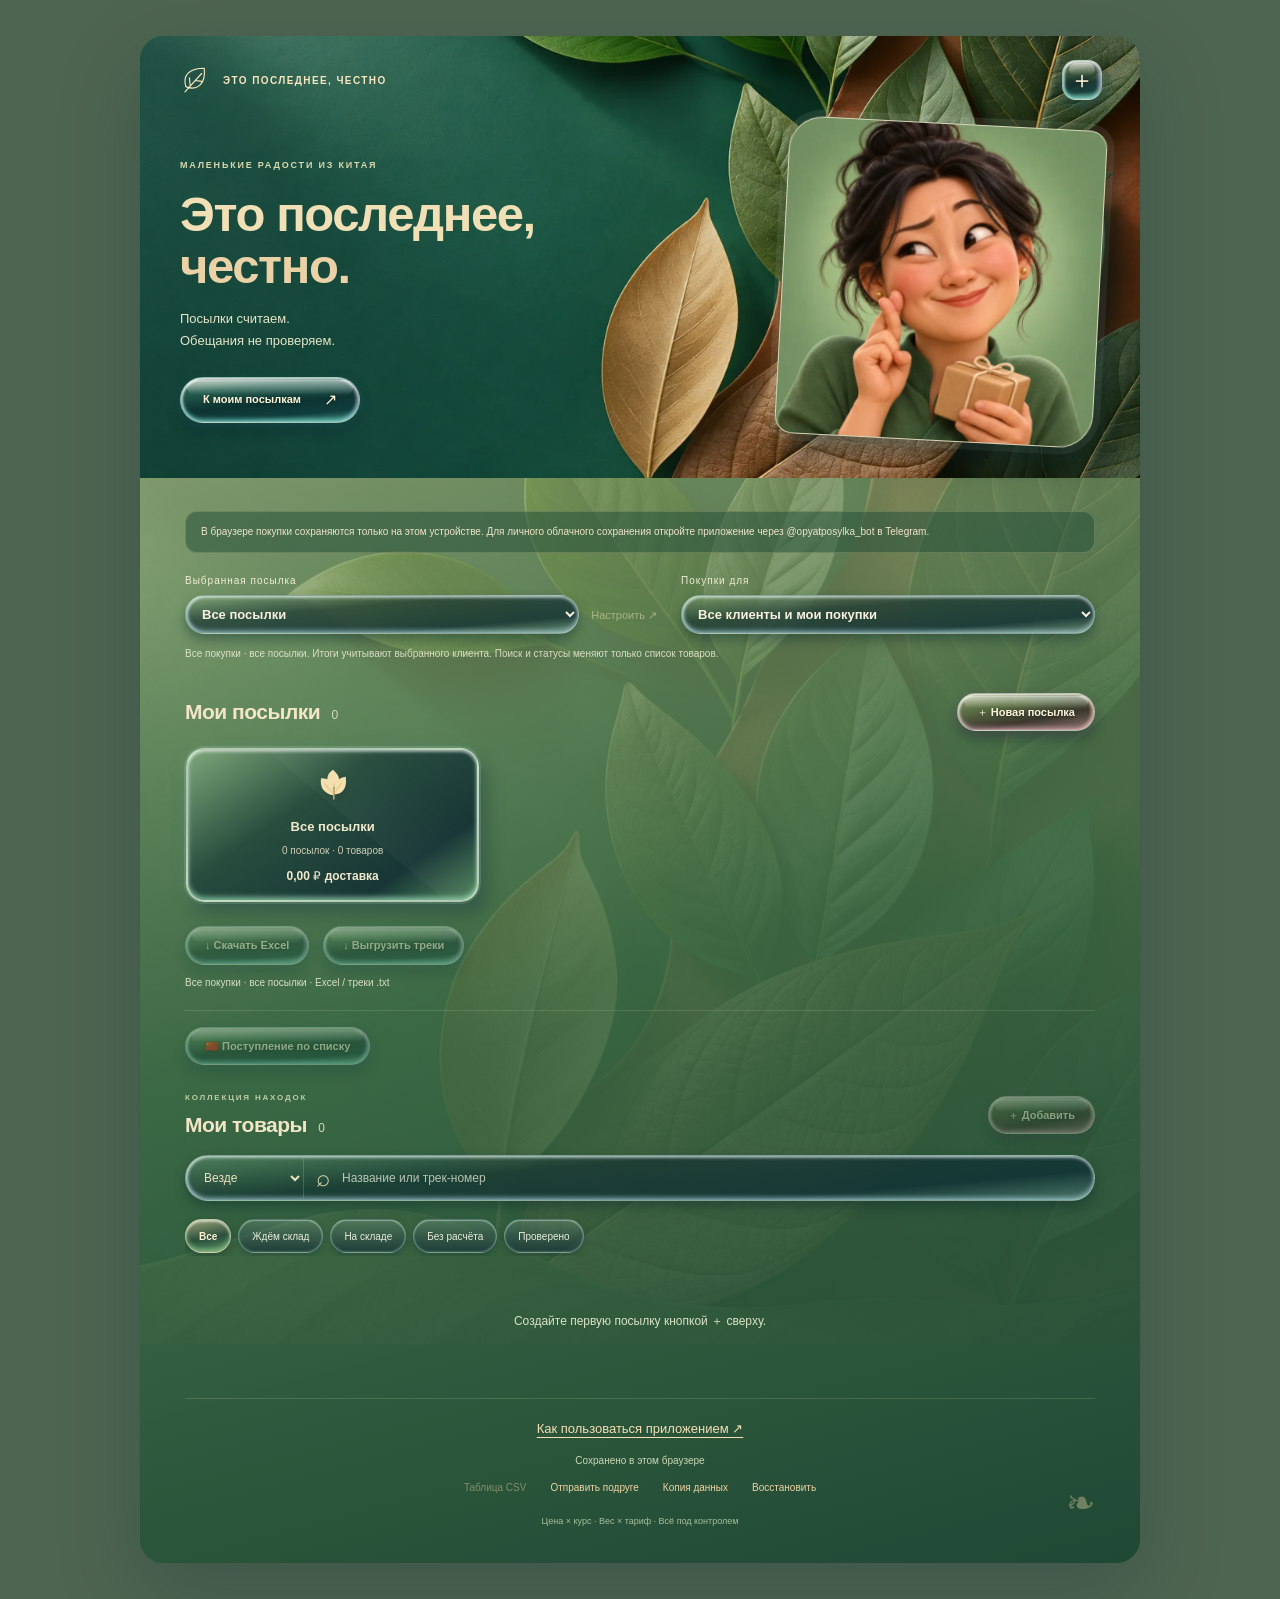
<file: docs/index.html>
<!doctype html>
<html lang="ru" data-build="20261125-yuan">
<head>
<meta charset="utf-8"><meta name="viewport" content="width=device-width,initial-scale=1,viewport-fit=cover"><meta name="theme-color" content="#284f43">
<title>Это последнее, честно · Покупки из Китая</title><link rel="stylesheet" href="./style.css?v=20261125-yuan"><script src="https://telegram.org/js/telegram-web-app.js"></script><script type="module" src="./app.js?v=20261125-yuan"></script>
</head>
<body><main>
<section class="masthead" aria-label="Это последнее, честно — покупки из Китая">
<header><div class="brand"><svg viewBox="0 0 40 40" aria-hidden="true"><path d="M30 6C13 6 5 14 9 27c12 5 23-2 21-21Z"/><path d="M8 33 27 12M14 26l-1-9M20 20l7 1"/></svg><span>ЭТО ПОСЛЕДНЕЕ, ЧЕСТНО</span></div><button id="newParcel" class="circle" aria-label="Добавить посылку">＋</button></header>
<div class="intro"><span class="eyebrow">МАЛЕНЬКИЕ РАДОСТИ ИЗ КИТАЯ</span><h1>Это последнее,<br><span>честно.</span></h1><p>Посылки считаем.<br>Обещания не проверяем.</p><a class="hero-link" href="#parcels">К моим посылкам <span aria-hidden="true">↗</span></a></div><figure class="brand-mascot"><img src="./assets/mascot.webp" alt="Хитро улыбающаяся девушка с посылкой и скрещёнными пальцами" width="1254" height="1254" fetchpriority="high"></figure>
</section>
<div class="workspace">
<div id="notice" class="notice" hidden></div>
<div class="scope-controls">
<section class="parcelbar"><label>Выбранная посылка<select id="parcelSelect" aria-label="Выбрать посылку"></select></label><button id="parcelSettings" class="textbtn">Настроить ↗</button></section>
<section class="clientbar"><label>Покупки для<select id="clientSelect" aria-label="Выбрать клиента"><option value="*">Все клиенты и мои покупки</option></select></label></section>
</div><p id="scopeLabel" class="help scope-note"></p>
<section id="summary" aria-label="Итоги посылки"></section>
<section class="parcel-section" id="parcels" aria-label="Мои посылки"><div class="toolbar"><h2>Мои посылки <span id="parcelCount"></span></h2><button id="newParcelWide" class="primary">＋ Новая посылка</button></div><div id="parcelCards" class="parcel-cards"></div></section>
<div class="exportbar"><button id="exportXlsx" class="primary">↓ Скачать Excel</button><button id="exportTracks" class="primary" disabled>↓ Выгрузить треки</button><span id="exportScope">Выбранные посылки и клиент · Excel / треки .txt</span></div>
<div class="arrival-launch"><button id="importArrivals" class="primary" disabled>🇨🇳 Поступление по списку</button></div>
<section class="toolbar products-toolbar"><div><span class="eyebrow">КОЛЛЕКЦИЯ НАХОДОК</span><h2>Мои товары <span id="count"></span></h2></div><button id="addItem" class="primary">＋ Добавить</button></section>
<div id="sharedTrackBar" class="shared-track-bar" hidden><button type="button" id="leaveSharedTrack" class="textbtn">← К списку товаров</button><div><strong>Товары с этим треком</strong><span id="sharedTrackLabel"></span></div></div>
<div class="search" id="productSearch"><select id="searchMode" aria-label="Где искать"><option value="all">Везде</option><option value="track">По треку</option><option value="name">По названию</option></select><span aria-hidden="true">⌕</span><input id="search" type="search" placeholder="Название или трек-номер" aria-label="Поиск товара"></div>
<nav id="filters" aria-label="Фильтр товаров"><button data-filter="all" class="active">Все</button><button data-filter="waiting">Ждём склад</button><button data-filter="arrived">На складе</button><button data-filter="pending">Без расчёта</button><button data-filter="checked">Проверено</button></nav>
<ol id="items" aria-label="Список товаров"><li class="empty">Загружаем покупки…</li></ol>
<footer><a class="help-link" href="./help.html">Как пользоваться приложением ↗</a><span id="saveStatus" role="status">Подключаемся…</span><div><button id="exportCsv" class="textbtn">Таблица CSV</button><button id="shareApp" class="textbtn">Отправить подруге</button><button id="backup" class="textbtn">Копия данных</button><button id="restore" class="textbtn">Восстановить</button></div><p>Цена × курс · Вес × тариф · Всё под контролем</p><span class="footer-leaf" aria-hidden="true">❧</span></footer>
</div></main>
<dialog id="editor" tabindex="-1"><form id="editorForm"><div class="dialoghead"><h2 id="dialogTitle"></h2><button type="button" id="closeDialog" class="circle" aria-label="Закрыть">×</button></div><div id="fields"></div><p id="formError" role="alert"></p><div class="dialogactions"><button type="button" id="deleteRecord" class="danger">Удалить</button><button type="submit" id="saveRecord" class="primary">Сохранить</button></div></form></dialog>
<input id="restoreFile" type="file" accept="application/json,.json" hidden>
</body></html>
</file>
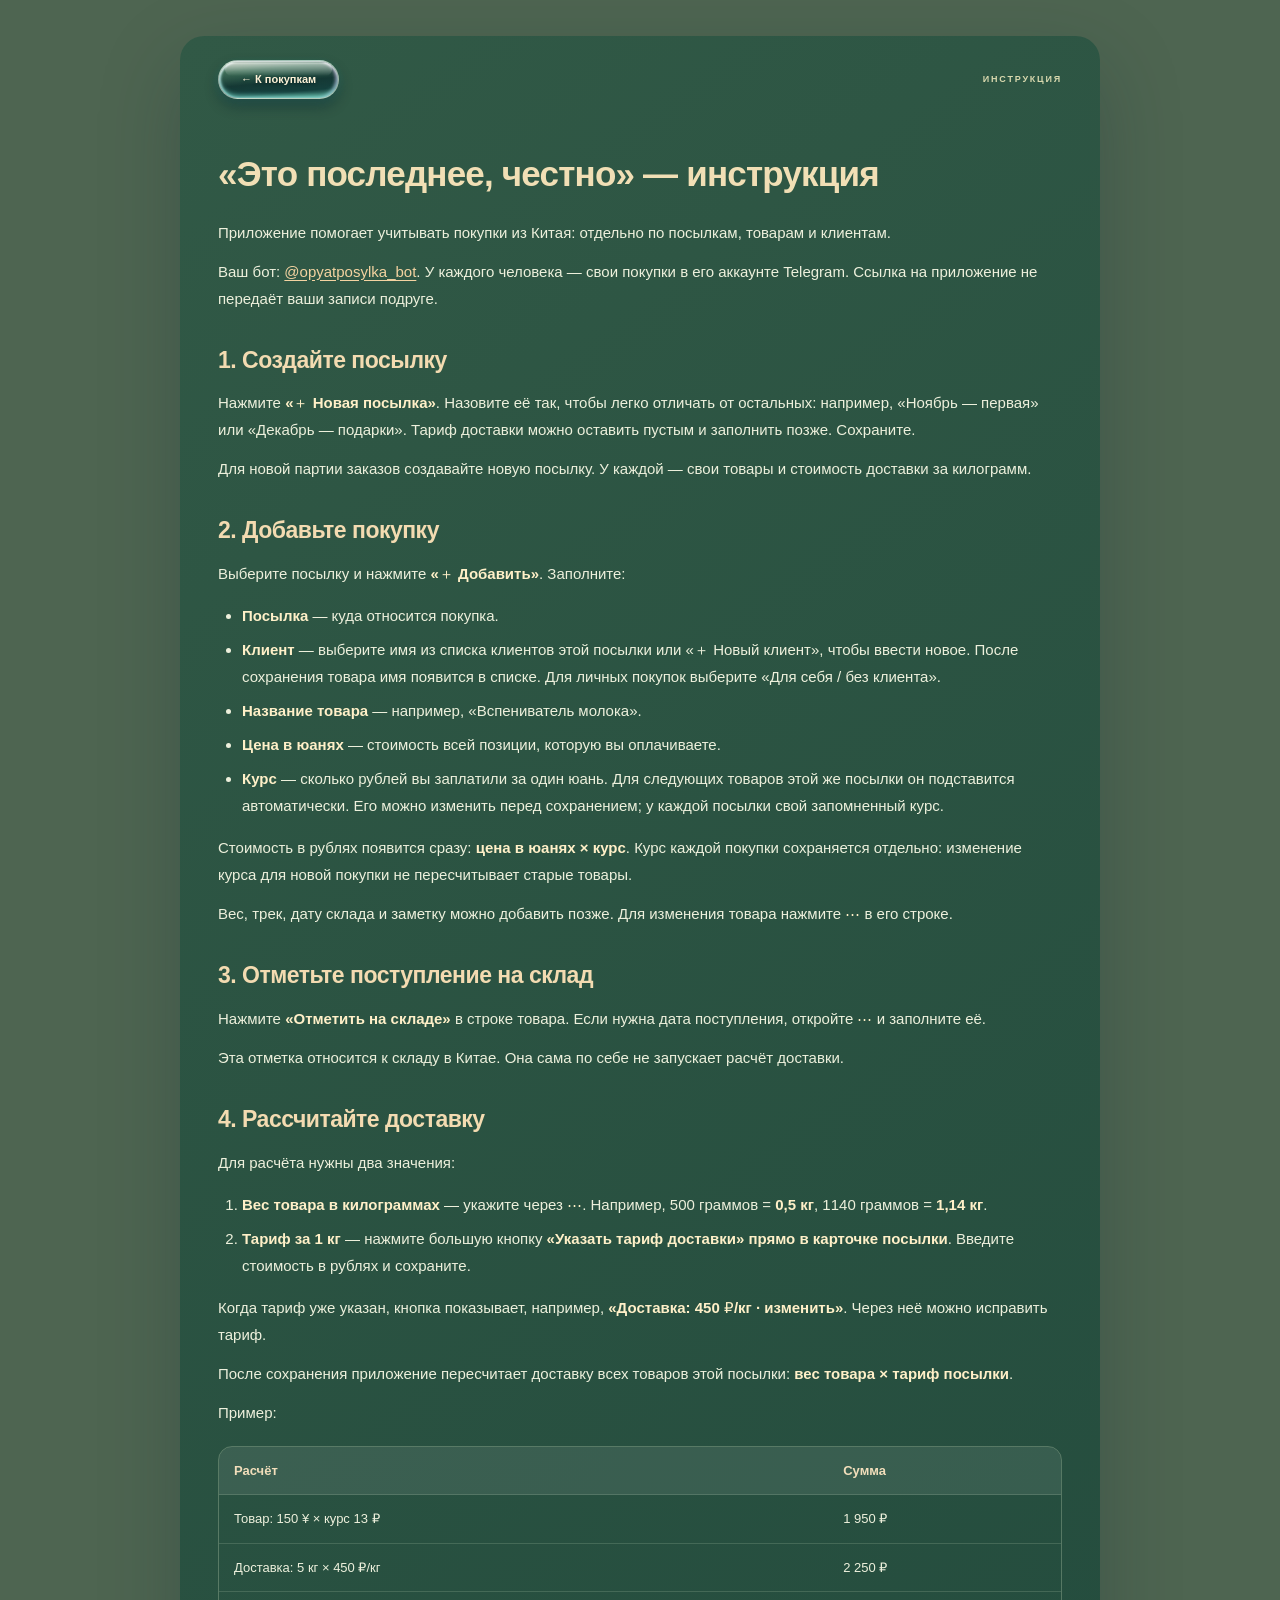
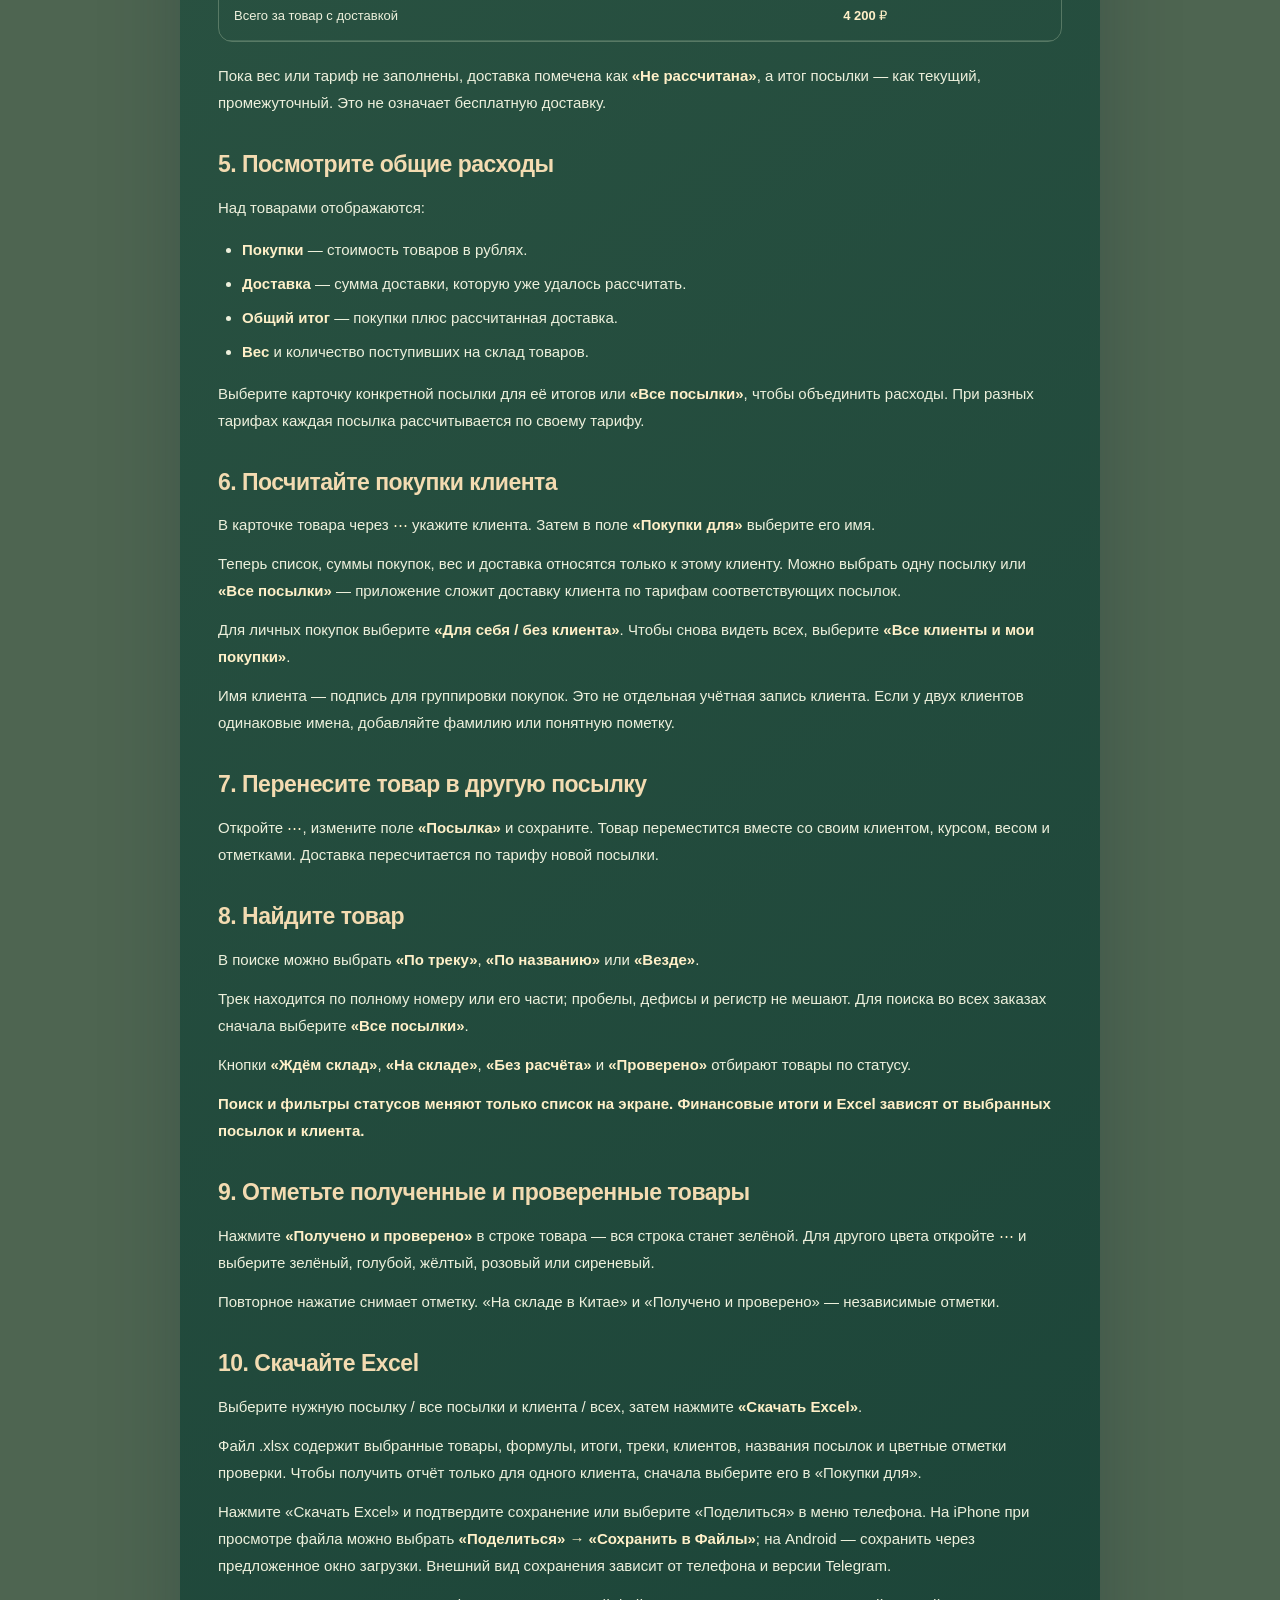
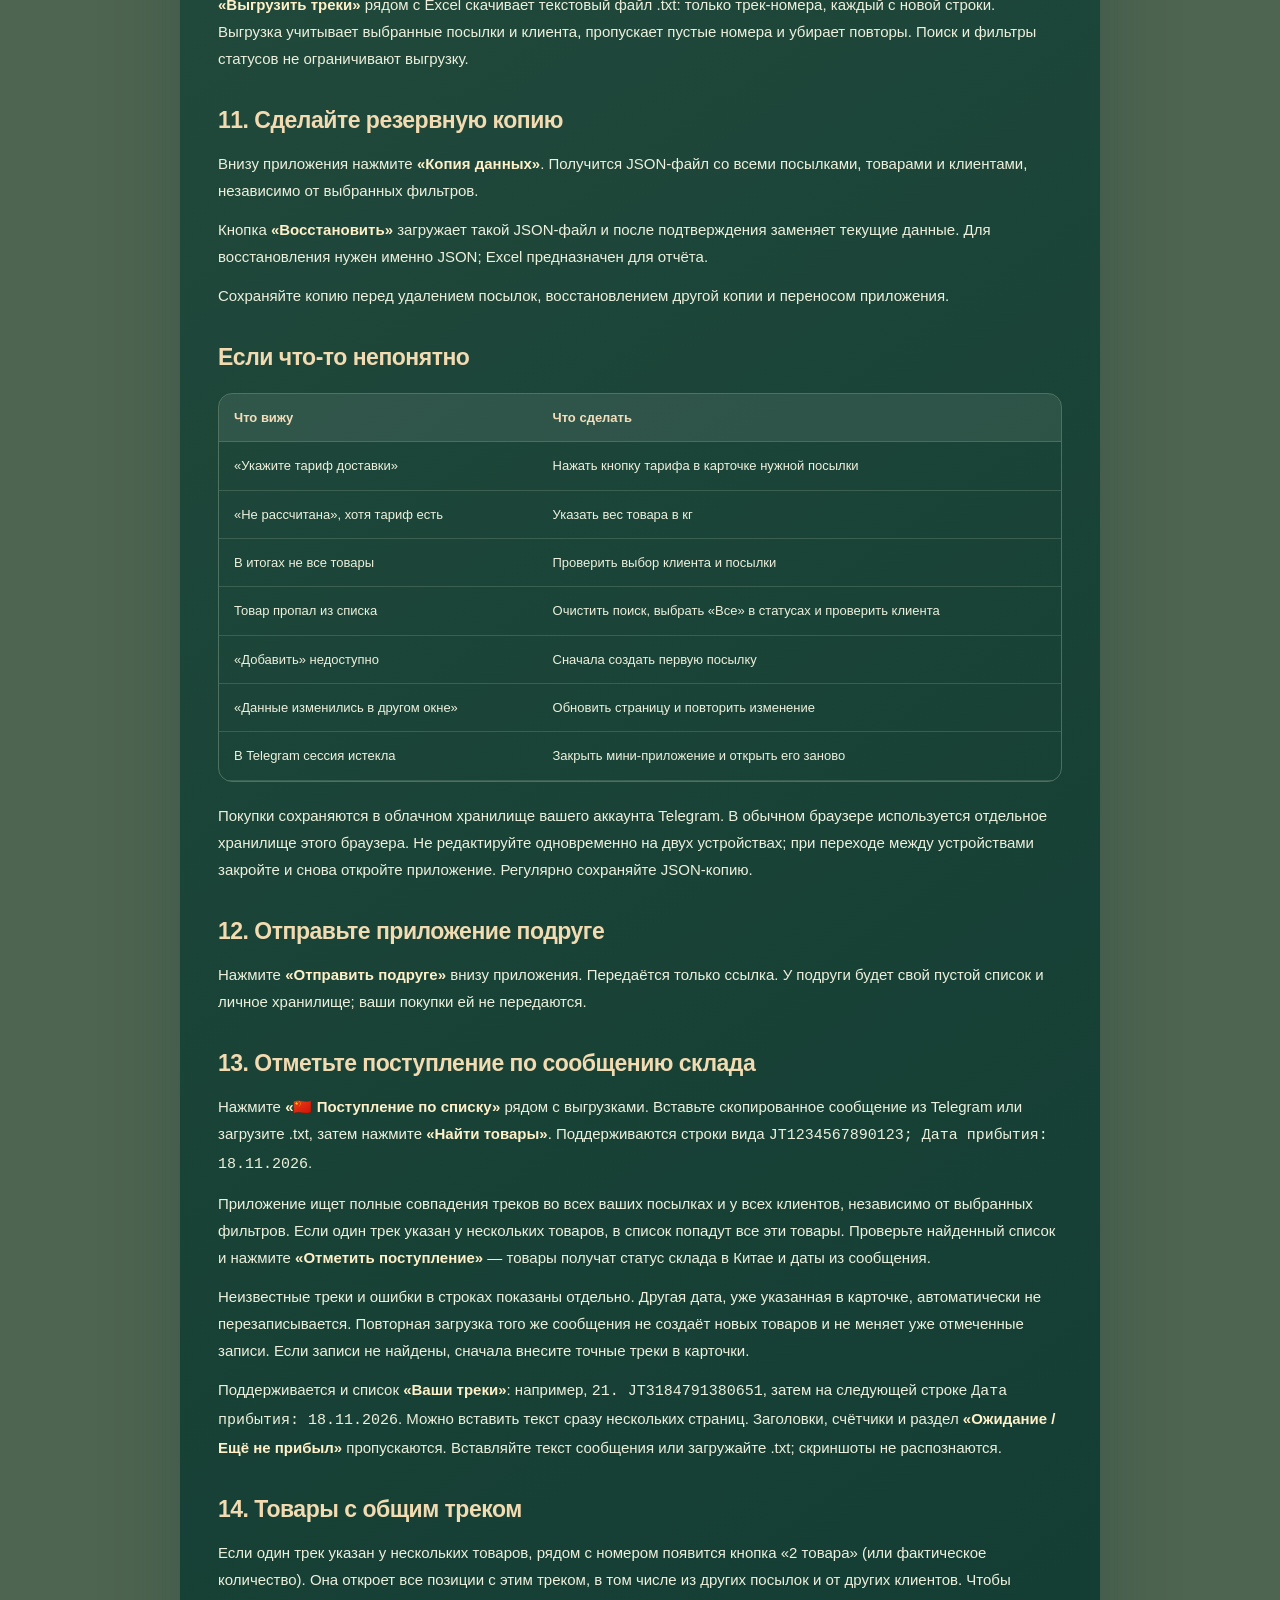
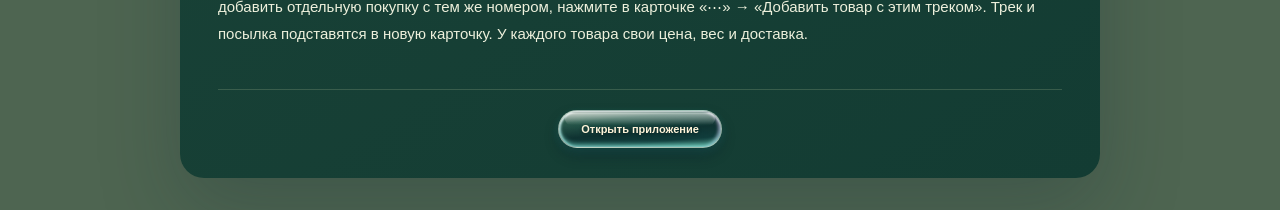
<file: docs/help.html>
<!doctype html><html lang="ru"><head><meta charset="utf-8"><meta name="viewport" content="width=device-width,initial-scale=1"><title>Инструкция · Это последнее, честно</title><link rel="stylesheet" href="./style.css?v=20261122-defaults"></head><body><main class="guide-main"><header><a class="hero-link" href="./">← К покупкам</a><span class="eyebrow">ИНСТРУКЦИЯ</span></header><article class="guide-content"><h1>«Это последнее, честно» — инструкция</h1><p>Приложение помогает учитывать покупки из Китая: отдельно по посылкам, товарам и клиентам.</p><p>Ваш бот: <a href="https://t.me/opyatposylka_bot" target="_blank" rel="noopener">@opyatposylka_bot</a>. У каждого человека — свои покупки в его аккаунте Telegram. Ссылка на приложение не передаёт ваши записи подруге.</p><h2>1. Создайте посылку</h2><p>Нажмите <strong>«＋ Новая посылка»</strong>. Назовите её так, чтобы легко отличать от остальных: например, «Ноябрь — первая» или «Декабрь — подарки». Тариф доставки можно оставить пустым и заполнить позже. Сохраните.</p><p>Для новой партии заказов создавайте новую посылку. У каждой — свои товары и стоимость доставки за килограмм.</p><h2>2. Добавьте покупку</h2><p>Выберите посылку и нажмите <strong>«＋ Добавить»</strong>. Заполните:</p><ul><li><strong>Посылка</strong> — куда относится покупка.</li><li><strong>Клиент</strong> — выберите имя из списка клиентов этой посылки или «＋ Новый клиент», чтобы ввести новое. После сохранения товара имя появится в списке. Для личных покупок выберите «Для себя / без клиента».</li><li><strong>Название товара</strong> — например, «Вспениватель молока».</li><li><strong>Цена в юанях</strong> — стоимость всей позиции, которую вы оплачиваете.</li><li><strong>Курс</strong> — сколько рублей вы заплатили за один юань. Для следующих товаров этой же посылки он подставится автоматически. Его можно изменить перед сохранением; у каждой посылки свой запомненный курс.</li></ul><p>Стоимость в рублях появится сразу: <strong>цена в юанях × курс</strong>. Курс каждой покупки сохраняется отдельно: изменение курса для новой покупки не пересчитывает старые товары.</p><p>Вес, трек, дату склада и заметку можно добавить позже. Для изменения товара нажмите <strong>⋯</strong> в его строке.</p><h2>3. Отметьте поступление на склад</h2><p>Нажмите <strong>«Отметить на складе»</strong> в строке товара. Если нужна дата поступления, откройте <strong>⋯</strong> и заполните её.</p><p>Эта отметка относится к складу в Китае. Она сама по себе не запускает расчёт доставки.</p><h2>4. Рассчитайте доставку</h2><p>Для расчёта нужны два значения:</p><ol><li><strong>Вес товара в килограммах</strong> — укажите через <strong>⋯</strong>. Например, 500 граммов = <strong>0,5 кг</strong>, 1140 граммов = <strong>1,14 кг</strong>.</li><li><strong>Тариф за 1 кг</strong> — нажмите большую кнопку <strong>«Указать тариф доставки» прямо в карточке посылки</strong>. Введите стоимость в рублях и сохраните.</li></ol><p>Когда тариф уже указан, кнопка показывает, например, <strong>«Доставка: 450 ₽/кг · изменить»</strong>. Через неё можно исправить тариф.</p><p>После сохранения приложение пересчитает доставку всех товаров этой посылки: <strong>вес товара × тариф посылки</strong>.</p><p>Пример:</p><div class="guide-table"><table><thead><tr><th>Расчёт</th><th>Сумма</th></tr></thead><tbody><tr><td>Товар: 150 ¥ × курс 13 ₽</td><td>1 950 ₽</td></tr><tr><td>Доставка: 5 кг × 450 ₽/кг</td><td>2 250 ₽</td></tr><tr><td>Всего за товар с доставкой</td><td><strong>4 200 ₽</strong></td></tr></tbody></table></div><p>Пока вес или тариф не заполнены, доставка помечена как <strong>«Не рассчитана»</strong>, а итог посылки — как текущий, промежуточный. Это не означает бесплатную доставку.</p><h2>5. Посмотрите общие расходы</h2><p>Над товарами отображаются:</p><ul><li><strong>Покупки</strong> — стоимость товаров в рублях.</li><li><strong>Доставка</strong> — сумма доставки, которую уже удалось рассчитать.</li><li><strong>Общий итог</strong> — покупки плюс рассчитанная доставка.</li><li><strong>Вес</strong> и количество поступивших на склад товаров.</li></ul><p>Выберите карточку конкретной посылки для её итогов или <strong>«Все посылки»</strong>, чтобы объединить расходы. При разных тарифах каждая посылка рассчитывается по своему тарифу.</p><h2>6. Посчитайте покупки клиента</h2><p>В карточке товара через <strong>⋯</strong> укажите клиента. Затем в поле <strong>«Покупки для»</strong> выберите его имя.</p><p>Теперь список, суммы покупок, вес и доставка относятся только к этому клиенту. Можно выбрать одну посылку или <strong>«Все посылки»</strong> — приложение сложит доставку клиента по тарифам соответствующих посылок.</p><p>Для личных покупок выберите <strong>«Для себя / без клиента»</strong>. Чтобы снова видеть всех, выберите <strong>«Все клиенты и мои покупки»</strong>.</p><p>Имя клиента — подпись для группировки покупок. Это не отдельная учётная запись клиента. Если у двух клиентов одинаковые имена, добавляйте фамилию или понятную пометку.</p><h2>7. Перенесите товар в другую посылку</h2><p>Откройте <strong>⋯</strong>, измените поле <strong>«Посылка»</strong> и сохраните. Товар переместится вместе со своим клиентом, курсом, весом и отметками. Доставка пересчитается по тарифу новой посылки.</p><h2>8. Найдите товар</h2><p>В поиске можно выбрать <strong>«По треку»</strong>, <strong>«По названию»</strong> или <strong>«Везде»</strong>.</p><p>Трек находится по полному номеру или его части; пробелы, дефисы и регистр не мешают. Для поиска во всех заказах сначала выберите <strong>«Все посылки»</strong>.</p><p>Кнопки <strong>«Ждём склад»</strong>, <strong>«На складе»</strong>, <strong>«Без расчёта»</strong> и <strong>«Проверено»</strong> отбирают товары по статусу.</p><p><strong>Поиск и фильтры статусов меняют только список на экране. Финансовые итоги и Excel зависят от выбранных посылок и клиента.</strong></p><h2>9. Отметьте полученные и проверенные товары</h2><p>Нажмите <strong>«Получено и проверено»</strong> в строке товара — вся строка станет зелёной. Для другого цвета откройте <strong>⋯</strong> и выберите зелёный, голубой, жёлтый, розовый или сиреневый.</p><p>Повторное нажатие снимает отметку. «На складе в Китае» и «Получено и проверено» — независимые отметки.</p><h2>10. Скачайте Excel</h2><p>Выберите нужную посылку / все посылки и клиента / всех, затем нажмите <strong>«Скачать Excel»</strong>.</p><p>Файл .xlsx содержит выбранные товары, формулы, итоги, треки, клиентов, названия посылок и цветные отметки проверки. Чтобы получить отчёт только для одного клиента, сначала выберите его в «Покупки для».</p><p>Нажмите «Скачать Excel» и подтвердите сохранение или выберите «Поделиться» в меню телефона. На iPhone при просмотре файла можно выбрать <strong>«Поделиться» → «Сохранить в Файлы»</strong>; на Android — сохранить через предложенное окно загрузки. Внешний вид сохранения зависит от телефона и версии Telegram.</p><p><strong>«Выгрузить треки»</strong> рядом с Excel скачивает текстовый файл .txt: только трек-номера, каждый с новой строки. Выгрузка учитывает выбранные посылки и клиента, пропускает пустые номера и убирает повторы. Поиск и фильтры статусов не ограничивают выгрузку.</p><h2>11. Сделайте резервную копию</h2><p>Внизу приложения нажмите <strong>«Копия данных»</strong>. Получится JSON-файл со всеми посылками, товарами и клиентами, независимо от выбранных фильтров.</p><p>Кнопка <strong>«Восстановить»</strong> загружает такой JSON-файл и после подтверждения заменяет текущие данные. Для восстановления нужен именно JSON; Excel предназначен для отчёта.</p><p>Сохраняйте копию перед удалением посылок, восстановлением другой копии и переносом приложения.</p><h2>Если что-то непонятно</h2><div class="guide-table"><table><thead><tr><th>Что вижу</th><th>Что сделать</th></tr></thead><tbody><tr><td>«Укажите тариф доставки»</td><td>Нажать кнопку тарифа в карточке нужной посылки</td></tr><tr><td>«Не рассчитана», хотя тариф есть</td><td>Указать вес товара в кг</td></tr><tr><td>В итогах не все товары</td><td>Проверить выбор клиента и посылки</td></tr><tr><td>Товар пропал из списка</td><td>Очистить поиск, выбрать «Все» в статусах и проверить клиента</td></tr><tr><td>«Добавить» недоступно</td><td>Сначала создать первую посылку</td></tr><tr><td>«Данные изменились в другом окне»</td><td>Обновить страницу и повторить изменение</td></tr><tr><td>В Telegram сессия истекла</td><td>Закрыть мини-приложение и открыть его заново</td></tr></tbody></table></div><p>Покупки сохраняются в облачном хранилище вашего аккаунта Telegram. В обычном браузере используется отдельное хранилище этого браузера. Не редактируйте одновременно на двух устройствах; при переходе между устройствами закройте и снова откройте приложение. Регулярно сохраняйте JSON-копию.</p><h2>12. Отправьте приложение подруге</h2><p>Нажмите <strong>«Отправить подруге»</strong> внизу приложения. Передаётся только ссылка. У подруги будет свой пустой список и личное хранилище; ваши покупки ей не передаются.</p><h2>13. Отметьте поступление по сообщению склада</h2><p>Нажмите <strong>«🇨🇳 Поступление по списку»</strong> рядом с выгрузками. Вставьте скопированное сообщение из Telegram или загрузите .txt, затем нажмите <strong>«Найти товары»</strong>. Поддерживаются строки вида <code>JT1234567890123; Дата прибытия: 18.11.2026</code>.</p><p>Приложение ищет полные совпадения треков во всех ваших посылках и у всех клиентов, независимо от выбранных фильтров. Если один трек указан у нескольких товаров, в список попадут все эти товары. Проверьте найденный список и нажмите <strong>«Отметить поступление»</strong> — товары получат статус склада в Китае и даты из сообщения.</p><p>Неизвестные треки и ошибки в строках показаны отдельно. Другая дата, уже указанная в карточке, автоматически не перезаписывается. Повторная загрузка того же сообщения не создаёт новых товаров и не меняет уже отмеченные записи. Если записи не найдены, сначала внесите точные треки в карточки.</p><p>Поддерживается и список <strong>«Ваши треки»</strong>: например, <code>21. JT3184791380651</code>, затем на следующей строке <code>Дата прибытия: 18.11.2026</code>. Можно вставить текст сразу нескольких страниц. Заголовки, счётчики и раздел <strong>«Ожидание / Ещё не прибыл»</strong> пропускаются. Вставляйте текст сообщения или загружайте .txt; скриншоты не распознаются.</p><h2>14. Товары с общим треком</h2><p>Если один трек указан у нескольких товаров, рядом с номером появится кнопка «2 товара» (или фактическое количество). Она откроет все позиции с этим треком, в том числе из других посылок и от других клиентов. Чтобы добавить отдельную покупку с тем же номером, нажмите в карточке «⋯» → «Добавить товар с этим треком». Трек и посылка подставятся в новую карточку. У каждого товара свои цена, вес и доставка.</p></article><footer><a class="hero-link" href="./">Открыть приложение</a></footer></main></body></html>
</file>
<file: docs/style.css>
:root{color-scheme:light;--bg:#4e6551;--surface:#214b40;--ink:#f2e8cf;--muted:#d1d9bd;--line:#ffffff25;--accent:#f0d2a3;--soft:#ffffff14;--danger:#f5b6a0;font-family:-apple-system,BlinkMacSystemFont,"Segoe UI",sans-serif;font-synthesis:none}
*{box-sizing:border-box}html{scroll-behavior:smooth;scroll-padding-top:20px}body{margin:0;background:var(--bg);color:var(--ink);font-size:14px;line-height:1.5}main{max-width:1000px;margin:24px auto;background:#28543f;border-radius:24px;overflow:hidden;box-shadow:0 30px 80px #122b3240}button,input,select,textarea{font:inherit}button{cursor:pointer;border:0}button:disabled{opacity:.45;cursor:default}button,a,input,select,textarea{-webkit-tap-highlight-color:transparent}button:focus-visible,a:focus-visible,input:focus-visible,select:focus-visible,textarea:focus-visible{outline:3px solid #f4d3a3;outline-offset:4px}button{transition:transform .18s,box-shadow .18s,border-color .18s}button:hover:not(:disabled){transform:translateY(-1px)}button:active:not(:disabled){transform:translateY(1px)}[hidden]{display:none!important}
.masthead{min-height:405px;background:#216453 url('./assets/botanical-hero.webp') center 49%/cover no-repeat;position:relative}.masthead:before{content:'';position:absolute;inset:0;background:linear-gradient(90deg,#133f3a75,transparent 75%);pointer-events:none}header{position:relative;display:flex;align-items:center;justify-content:space-between;padding:24px 38px;gap:18px}.brand{display:flex;align-items:center;gap:10px;color:#f7e6bf}.brand svg{width:35px;height:35px;fill:none;stroke:currentColor;stroke-width:1.3;stroke-linecap:round;stroke-linejoin:round}.brand span{font-size:10px;letter-spacing:2.2px;font-weight:650}.circle{width:40px;height:40px;border-radius:14px;background:linear-gradient(145deg,#f5dfbd,#dfbc8e);color:#27463a;font-size:24px;box-shadow:3px 6px 12px #12382e55;flex-shrink:0}.intro{position:relative;z-index:1;padding:26px 40px 55px;max-width:63%}.eyebrow{display:block;font-size:9px;letter-spacing:1.8px;color:#d8d8ae;font-weight:650}h1{font-size:49px;font-weight:680;letter-spacing:-1.7px;line-height:1.07;color:#f1dfb5;margin:15px 0 15px}.dot{color:#d8bc85}.intro p{font-size:12px;color:#e4e5c8;line-height:1.7;margin:0 0 24px}.hero-link{display:inline-flex;align-items:center;gap:23px;background:linear-gradient(160deg,#f5deb6,#cfa476);box-shadow:3px 6px 13px #102d2b55,inset 0 1px 0 #fff8;border-radius:30px;color:#3e4936;text-decoration:none;font-size:11px;padding:10px 22px;font-weight:600}.hero-link span{font-size:16px}
.workspace{padding:28px 38px 24px;background:linear-gradient(165deg,#9eaf78b8,#3e6b45e8 600px,#153e2ff5 1500px),url('./assets/botanical-hero.webp') right top/1300px auto no-repeat,#365c40}.scope-controls{display:grid;grid-template-columns:1.15fr 1fr;gap:20px;align-items:start}.parcelbar{display:flex;align-items:flex-end;justify-content:space-between;gap:8px}.parcelbar label,.clientbar>label{display:block;color:#f0edd6;font-size:10px;letter-spacing:1px;min-width:0;flex:1}.parcelbar select,.clientbar select{display:block;width:100%;max-width:100%;border:1px solid #dbe8bd3b;border-radius:12px;background:#234e3ed9;color:#f0e4c9;padding:10px 12px;margin-top:7px;font-size:13px;font-weight:550;letter-spacing:0;box-shadow:0 3px 7px #13372e24}.parcelbar option,.clientbar option{background:#234a3e;color:#f6e8cc}.clientbar{min-width:0}.textbtn{background:none;color:#eed3a2;padding:8px 4px;font-size:11px;white-space:nowrap}.parcelbar .textbtn{margin-bottom:3px;color:#fff1ce}.help{font-size:11px;color:var(--muted);line-height:1.65}.scope-note{font-size:10px;margin:12px 0 19px;color:#f1efd9d9}
#summary{position:relative;border:1px solid #b3cfaf24;border-radius:22px;padding:25px 28px;background:linear-gradient(130deg,#256a61f5,#113e39f7),url('./assets/botanical-hero.webp') 75% center/cover;box-shadow:9px 14px 23px #103a2f5c,inset 0 1px 0 #c5e0c52b;display:grid;grid-template-columns:1.5fr 1fr 1fr;gap:18px 12px;overflow:hidden}#summary:before{content:'';position:absolute;width:280px;height:240px;right:25%;top:-135px;border:1px solid #e0edcd0c;transform:rotate(42deg);border-radius:0 80% 0 80%;pointer-events:none}.hero{align-self:center;z-index:1}.hero .label{display:block;color:#d2dcbf;font-size:11px;line-height:1.6}.hero strong{display:block;font-size:32px;letter-spacing:-1.2px;color:#f6e8c4;font-weight:600;line-height:1.2;margin:7px 0 10px;overflow-wrap:anywhere}.hero small{font-size:10px;line-height:1.65;color:#d2dcc5;display:block;max-width:285px}.stats{display:contents}.stat{z-index:1;align-self:stretch;display:flex;flex-direction:column;justify-content:center;align-items:center;border-left:1px solid #c4dabc28;padding:10px 6px}.stat:before{content:'¥';display:grid;place-items:center;width:34px;height:34px;border:1px solid #d8e5c96b;border-radius:50%;font-size:19px;margin-bottom:12px;color:#d5e5c2}.stat:last-child:before{content:'↗'}.stat span{font-size:10px;text-align:center;color:#d1ddc5}.stat strong{display:block;font-size:20px;font-weight:550;color:#f6e9c9;margin-top:5px;overflow-wrap:anywhere;text-align:center}.progressline{display:flex;justify-content:space-between;gap:12px;color:#d3ddc2;font-size:10px;grid-column:1/-1;margin-top:1px}.progressline span:last-child{text-align:right}.progress{grid-column:1/-1;height:4px;border-radius:4px;overflow:hidden;margin-top:-8px;background:#9dbb9b30}.progress meter{display:block;width:100%;height:5px;accent-color:#cad4a2}.progress meter::-webkit-meter-bar{background:#b4cba830;border:0}.progress meter::-webkit-meter-optimum-value{background:linear-gradient(90deg,#9fba79,#e6d1a4)}
.toolbar,.cardhead,.cardfoot,.dialoghead,.dialogactions{display:flex;align-items:center;justify-content:space-between;gap:12px}.toolbar{margin:30px 0 17px}h2{font-size:21px;line-height:1.3;letter-spacing:-.5px;font-weight:600;margin:0;color:#f2e6c6}h2 span{font-size:12px;margin-left:6px;font-weight:400;color:#d1dbb9}.primary{border:1px solid #f5e1b547;border-radius:24px;padding:10px 19px;background:linear-gradient(145deg,#f0dbb6,#c7a075);color:#3e4c36;font-size:11px;font-weight:650;box-shadow:3px 5px 9px #1b3e2c40,inset 0 1px 0 #fff8;white-space:nowrap;min-height:38px}.parcel-section{margin:30px 0 0;scroll-margin-top:15px}.parcel-section .toolbar{margin:0 0 16px}.parcel-cards{display:grid;grid-template-columns:repeat(3,minmax(0,1fr));gap:14px;padding:1px 1px 14px}.parcel-tile{--tile-a:#8ca76b;--tile-b:#4d6a43;position:relative;isolation:isolate;overflow:hidden;min-height:154px;text-align:center;padding:20px 13px 16px;border:1px solid #d4dfb944;border-radius:19px;color:#f1e9ce;background:linear-gradient(135deg,var(--tile-a),var(--tile-b));box-shadow:6px 8px 13px #11362a66,inset 0 1px 0 #ecf0c42b}.parcel-tile:nth-child(3n+2){--tile-a:#ab7c60;--tile-b:#744b36}.parcel-tile:nth-child(3n+3){--tile-a:#be9b6b;--tile-b:#8a6a42}.parcel-tile:before{content:'';display:block;width:34px;height:34px;margin:0 auto 14px;background:center/contain no-repeat url("data:image/svg+xml,%3Csvg xmlns='http://www.w3.org/2000/svg' viewBox='0 0 40 40'%3E%3Cpath fill='%23f4dfae' d='M20 31C5 28 5 16 6 11c12 0 15 7 14 20Zm2-1c-2-15 5-20 13-21 2 14-4 20-13 21Zm-2-8C9 13 14 5 20 1c9 8 10 14 0 21Z'/%3E%3Cpath fill='none' stroke='%23e8c88d' stroke-width='1.4' d='M21 36V17M20 29 10 17m12 11 8-12'/%3E%3C/svg%3E");filter:drop-shadow(3px 4px 3px #28362955)}.parcel-tile:after{content:'';position:absolute;inset:0;z-index:-1;background:linear-gradient(40deg,transparent 55%,#ffffff08 55%,transparent 79%);pointer-events:none}.parcel-tile.selected{border:2px solid #f6e4ba;padding:19px 12px 15px;box-shadow:0 0 0 3px #e8dfae20,6px 10px 16px #143f2b70}.parcel-tile b,.parcel-tile span,.parcel-tile strong,.parcel-tile small{display:block;overflow-wrap:anywhere}.parcel-tile b{font-size:13px;font-weight:650}.parcel-tile span,.parcel-tile small{font-size:10px;color:#f5ecd0d1;margin-top:6px}.parcel-tile strong{font-size:12px;font-weight:600;margin-top:9px}.parcel-tile small{font-size:9px}.exportbar{display:flex;align-items:center;gap:14px;padding:10px 0 20px;border-bottom:1px solid #c1d2ab2b}.exportbar span{font-size:10px;color:#d9e0c3;min-width:0;overflow-wrap:anywhere}.products-toolbar{margin-top:27px}.products-toolbar .eyebrow{color:#bfcca4;font-size:8px;margin-bottom:7px}
.search{display:flex;align-items:center;gap:12px;background:#153f34d9;border:1px solid #9fbb8f47;padding:0 14px;border-radius:15px;box-shadow:inset 0 2px 4px #143b2b28}.search select{max-width:132px;border:0;border-right:1px solid #adc39f40;border-radius:0;padding:12px 10px 12px 0;background:transparent;color:#f0e2c1;font-size:12px}.search option{background:#214b40}.search span{font-size:24px;color:#d9d6ac}.search input{border:0;outline-offset:0;min-width:0;width:100%;padding:13px 0;background:transparent;color:#f4e7c9;font-size:12px}.search input::placeholder{color:#c9d3b5b3}#filters{display:flex;gap:7px;overflow:auto;margin:15px 0 20px;padding:3px 0;scrollbar-width:thin;scrollbar-color:#8ca57b transparent}#filters button{flex-shrink:0;border:1px solid #9db58c2b;background:#214a3940;color:#d2ddbf;font-size:10px;padding:7px 13px;border-radius:22px;min-height:34px}#filters .active{background:#d8c29a;border-color:#e7d5ae;color:#354833;font-weight:650;box-shadow:2px 3px 5px #0c302b44}
#items{display:grid;grid-template-columns:repeat(2,minmax(0,1fr));gap:17px}.card{--ink:#f3e9d2;--muted:#eadfc9;--accent:#ffedbc;--line:#f5e6ca32;--card-a:#8c9f6a;--card-b:#526d43;min-width:0;padding:22px 20px 17px;border:1px solid #d5dfbb4d;border-radius:20px;background:linear-gradient(135deg,var(--card-a),var(--card-b));box-shadow:6px 9px 14px #0f34265c,inset 0 1px 0 #e6e9be29;color:var(--ink)}.card:nth-child(3n+2){--card-a:#a5795e;--card-b:#6e4938}.card:nth-child(3n+3){--card-a:#b59a6a;--card-b:#82683f}.cardhead{align-items:flex-start}.cardhead>div{min-width:0}.card h3{font-size:15px;line-height:1.4;letter-spacing:-.2px;margin:0 0 8px;font-weight:620;overflow-wrap:anywhere}.card .edit{display:grid;place-items:center;flex-shrink:0;width:30px;height:30px;border-radius:10px;background:#173c3333;color:#f6e6c3;font-size:21px}.ownership{display:flex;gap:5px;flex-wrap:wrap;margin:0 0 10px}.ownership span{font-size:9px;color:var(--ink);background:#143c2d29;border:1px solid #eee4bf20;padding:3px 7px;border-radius:7px;overflow-wrap:anywhere}.badge{display:inline-block;background:#f7d89b26;border:1px solid #f0ddb02b;border-radius:7px;color:#fff0c9;padding:3px 7px;font-size:9px;font-weight:500}.badge.arrived{background:#173c3333;border-color:#e0e7bd38;color:#f1f2d3}.track{font-size:10px;color:var(--muted);overflow-wrap:anywhere;margin-top:7px}.cardgrid{display:grid;grid-template-columns:1.25fr 1fr 1fr;gap:9px;margin:21px 0 17px}.cardgrid span{display:block;font-size:9px;color:var(--muted);margin-bottom:4px}.cardgrid b{font-size:12px;font-weight:600;overflow-wrap:anywhere}.cardgrid small{font-size:9px;color:var(--muted)}.cardfoot{border-top:1px solid var(--line);padding-top:13px;font-size:10px;gap:9px}.cardfoot>div{flex-shrink:0}.cardfoot strong{font-size:16px;font-weight:650}.statusbtn{font-size:10px;background:none;color:var(--accent);padding:6px 0;text-align:left;line-height:1.5}.note{font-size:10px;color:var(--ink);white-space:pre-wrap;margin:8px 0 12px;overflow-wrap:anywhere}.verification{border-top:1px solid var(--line);margin-top:10px;padding-top:6px;display:flex;flex-direction:column;gap:2px}.verification span{font-size:9px;color:var(--muted)}.empty{grid-column:1/-1;text-align:center;color:#dae2c7;font-size:12px;padding:35px 18px;line-height:1.8}.notice{padding:12px 15px;border:1px solid #e8d2a238;background:#234f3b85;color:#f0e4c8;font-size:10px;border-radius:12px;line-height:1.65;margin-bottom:20px}.notice.error{color:#ffcfb8;border-color:#e8a58366;background:#5b3936b3}
.color-green{--position-bg:#aac18a;--position-border:#cfdfb8}.color-blue{--position-bg:#9cbeb7;--position-border:#c6dbd6}.color-yellow{--position-bg:#dcc38f;--position-border:#f0deba}.color-pink{--position-bg:#cfaa9f;--position-border:#ead1c5}.color-lilac{--position-bg:#b9abc2;--position-border:#d6cadc}.card.verified{--ink:#203d31;--muted:#3c5646;--accent:#234b36;--line:#294a3033;background:var(--position-bg);border-color:var(--position-border);box-shadow:6px 9px 14px #0f34265c,inset 0 1px 0 #fff6}.card.verified .badge{color:#3b4730;background:#fff3;border-color:#203b3329}.card.verified .badge.arrived{color:#244733;background:#ebf2ce66}.card.verified .ownership span{background:#fff2;color:var(--ink);border-color:#304d3420}.card.verified .edit{background:#fff3;color:var(--ink)}
footer{position:relative;text-align:center;border-top:1px solid #9ab18a44;margin-top:30px;padding:20px 45px 10px;color:#cbd7b5;font-size:10px}footer>div{display:flex;gap:16px;justify-content:center;flex-wrap:wrap;margin:4px 0}footer .textbtn{font-size:10px}footer p{font-size:9px;color:#a7be9b;margin:12px 0 0}.footer-leaf{position:absolute;right:0;bottom:9px;font-size:35px;color:#d1c69770}
dialog{--ink:#2b4737;--muted:#617159;--line:#ccd0b7;--accent:#3d5d38;--bg:#f4ebd8;--surface:#f6edda;--soft:#dfe4c9;--danger:#9c4f3d;width:min(540px,calc(100% - 24px));max-height:90dvh;padding:26px;background:linear-gradient(135deg,#f5ecd9,#e2d6b9);border:1px solid #eee5cd;border-radius:24px;color:var(--ink);box-shadow:12px 20px 60px #102d2a88}dialog::backdrop{background:#102d28c4;backdrop-filter:blur(7px)}.dialoghead{margin-bottom:19px}.dialoghead h2{color:#294735;font-size:22px}.dialoghead .circle{background:#c9d1ac;color:#34503a;box-shadow:none;width:35px;height:35px}.dialogactions{margin-top:22px}.dialogactions .primary{background:linear-gradient(145deg,#62875a,#3b603b);border-color:#5c7a4a;color:#f4e9c9;box-shadow:3px 4px 8px #263c2933}#fields label{display:block;font-size:11px;color:var(--muted);margin:14px 0}#fields input,#fields textarea,#fields select{display:block;width:100%;border:1px solid #bdc5a7;border-radius:11px;background:#faf4e7b8;color:var(--ink);padding:11px 12px;margin-top:6px;font:inherit;font-size:13px;box-shadow:inset 0 1px 2px #2b49320a}#fields textarea{min-height:65px;resize:vertical}#fields .pair{display:grid;grid-template-columns:1fr 1fr;gap:13px}#fields .check{display:flex;align-items:center;gap:10px;color:#3f5b3f}#fields .check input{width:19px;height:19px;margin:0;accent-color:#476e42;flex-shrink:0}#fields .help{font-size:10px;margin-top:-3px}.livecalc{padding:13px;background:#cbd6b3;border:1px solid #b3c29c;border-radius:12px;color:#365332;font-size:12px}#fields .colorpicker{border:1px solid #bbc4a5;border-radius:13px;padding:11px;display:flex;gap:7px;flex-wrap:wrap;margin:17px 0}#fields .colorpicker legend{font-size:11px;color:var(--muted)}#fields label.swatch{margin:0;display:flex;align-items:center;gap:5px;padding:8px 7px;border-radius:9px;background:var(--position-bg);border:1px solid #58724730;color:#2a4535;font-size:10px}#fields .swatch input{width:14px;height:14px;margin:0;accent-color:#36583b;box-shadow:none}.danger{background:none;color:var(--danger);padding:10px 0;font-size:12px}#formError{font-size:11px;line-height:1.5;color:#9c4937}
@media(min-width:1100px){body{padding:12px 30px}.masthead{min-height:430px}.intro{padding-top:35px}h1{font-size:54px}.workspace{padding:33px 45px 24px}}
@media(max-width:700px){body{padding:0}main{margin:0;border-radius:0;box-shadow:none;max-width:100%}.masthead{min-height:352px;background-position:60% center}.masthead:before{background:linear-gradient(90deg,#133f3a9e,transparent 95%)}header{padding:20px 21px}.brand span{font-size:9px;letter-spacing:1.7px}.brand svg{width:29px;height:29px}.circle{width:36px;height:36px;border-radius:12px}.intro{max-width:75%;padding:30px 22px 38px}h1{font-size:39px;letter-spacing:-1.3px;margin:14px 0}.intro p{font-size:11px}.intro .eyebrow{font-size:8px;letter-spacing:1px}.hero-link{padding:10px 18px;font-size:10px}.workspace{padding:22px 18px 20px}.scope-controls{gap:12px;grid-template-columns:1fr 1fr}.parcelbar{display:block;min-width:0;position:relative}.parcelbar .textbtn{font-size:10px;position:static;display:block;margin:3px 0 -4px;padding:2px 0}.parcelbar select,.clientbar select{font-size:11px;padding:10px 7px}.scope-note{font-size:9px;margin:10px 0 16px}#summary{padding:22px 20px 19px;grid-template-columns:1fr 1fr;gap:17px 8px}.hero{grid-column:1/-1}.hero strong{font-size:34px}.hero small{max-width:none}.stat{border:0;border-top:1px solid #c3d7b72b;padding:16px 0 0;align-items:flex-start}.stat:before{width:27px;height:27px;font-size:16px;margin-bottom:9px}.stat:last-child{border-left:1px solid #c3d7b72b;padding-left:20px}.stat strong{font-size:21px}.stat span{font-size:10px;text-align:left}.progressline{font-size:9px;gap:10px;align-items:flex-start}.progressline span{max-width:60%}.parcel-section{margin-top:25px}.parcel-cards{display:flex;overflow:auto;gap:12px;padding:4px 2px 15px;scroll-snap-type:x proximity;scrollbar-width:thin;scrollbar-color:#9aaf79 transparent}.parcel-tile{flex:0 0 160px;min-height:164px;scroll-snap-align:start}.parcel-tile b{font-size:12px}.toolbar{gap:10px}h2{font-size:20px}.primary{font-size:10px;padding:9px 14px;min-height:38px}.exportbar{align-items:flex-start;gap:12px}.exportbar span{font-size:9px;padding-top:4px}.products-toolbar{margin-top:24px}#items{grid-template-columns:1fr;gap:15px}.card{padding:21px 19px 17px;border-radius:19px}.card h3{font-size:16px}.cardgrid{gap:12px;margin:20px 0}.cardgrid b{font-size:13px}.cardgrid span{font-size:10px}.cardfoot{font-size:11px}.cardfoot strong{font-size:18px}.statusbtn{font-size:11px}.track{font-size:11px}.ownership span{font-size:10px}.search{gap:8px;padding:0 11px}.search select{font-size:11px;max-width:105px}.search input{font-size:12px}#filters button{font-size:10px;padding:7px 11px}.notice{font-size:10px}footer{padding:19px 14px 10px}footer .textbtn{font-size:10px}dialog{padding:22px}.scope-controls>section{min-width:0}}
@media(max-width:360px){h1{font-size:34px}.intro{max-width:80%}.workspace{padding-left:13px;padding-right:13px}.scope-controls{gap:8px}.card{padding:18px 15px}.cardfoot{gap:6px}.cardfoot strong{font-size:16px}.primary{padding:9px 12px}.hero strong{font-size:30px}}
@media(prefers-reduced-motion:reduce){html{scroll-behavior:auto}button{transition:none}button:hover:not(:disabled),button:active:not(:disabled){transform:none}}

/* Liquid glass surfaces; product rows keep their own verification colors. */
:root{--glass-border:#e4f9ed70;--glass-cyan:#4cd3d4;--glass-violet:#c08bdc}
.primary,.hero-link,.circle{position:relative;isolation:isolate;overflow:hidden;border:1px solid #eaf8ec9c;background:linear-gradient(175deg,#f9f5dd91 0%,#8aaf9b3d 25%,#102f31c9 56%,#123c3ddb 78%,#78cbbf8f 100%);color:#fff4d9;box-shadow:inset 0 2px 2px #fff9,inset 0 -3px 4px #83efdc99,inset 2px 0 2px #dffaff88,inset -3px 0 3px #e1b2ef73,0 7px 13px #071d2873,0 3px 9px #47d6c633;backdrop-filter:blur(18px) saturate(150%);-webkit-backdrop-filter:blur(18px) saturate(150%);text-shadow:0 1px 3px #071e20a6}
.primary:before,.hero-link:before,.circle:before{content:'';position:absolute;z-index:-1;inset:2px 6px auto;height:35%;border-radius:inherit;background:linear-gradient(180deg,#fff8,#fff0);pointer-events:none}
.primary:hover:not(:disabled),.hero-link:hover{box-shadow:inset 0 2px 3px #fff9,inset 0 -3px 6px #83efdcbd,0 9px 17px #071d2873,0 2px 13px #62e5cc55}
#addItem,#newParcelWide{background:linear-gradient(170deg,#f7ddb789,#ae79633b 29%,#3b2829cc 65%,#a05b7594 91%,#edab777d);box-shadow:inset 0 2px 2px #fff9,inset 0 -3px 4px #edb1cc7d,inset 2px 0 2px #fff7,inset -3px 0 3px #ffd7ae7d,0 7px 13px #071d2873,0 3px 10px #d280a73b}
.search,.parcelbar select,.clientbar select{background:linear-gradient(175deg,#edf5f02e 0%,#162c34a6 36%,#122f37cc 76%,#9bb2d256 100%);border:1px solid #e2f7ec85;box-shadow:inset 0 2px 3px #f4ffff87,inset 0 -3px 4px #a5cfdb8c,inset 2px 0 3px #d2f7f780,0 6px 12px #0b282b66;backdrop-filter:blur(18px) saturate(150%);-webkit-backdrop-filter:blur(18px) saturate(150%);border-radius:23px;color:#f8f0df}.search select{background:transparent;border-radius:0;box-shadow:none;backdrop-filter:none;-webkit-backdrop-filter:none}.search input{color:#fff6e8}.search input::placeholder{color:#dfe5d3cc}
#filters button{background:linear-gradient(180deg,#dcf6f324,#132e34b3);border:1px solid #d3f0e157;box-shadow:inset 0 1px 1px #f4ffff5c,inset 0 -1px 2px #8bcfd947,0 3px 7px #0c292a4d;color:#e7edda}#filters .active{background:linear-gradient(170deg,#f9dfaa8c,#294e3be6 55%,#79b7818f);border-color:#faefd0a8;color:#fff2d3;box-shadow:inset 0 2px 2px #fff8,inset 0 -3px 4px #a4db9d8c,0 4px 10px #102a2566}
#summary{background:linear-gradient(125deg,#326f694d,#0c2634cc 62%,#173e3cbd);border:1px solid #d6f1e675;box-shadow:inset 0 2px 3px #e1fff54d,inset 0 -3px 6px #5dc8c159,inset -2px 0 4px #c29cdb42,8px 12px 22px #0b242b73;backdrop-filter:blur(22px) saturate(140%);-webkit-backdrop-filter:blur(22px) saturate(140%)}
.parcel-tile{background:linear-gradient(145deg,#d8f3d94d,#1b3b3ab8 38%,#122d34e0 77%,#6fa1856b);border:1px solid #b9e8d37d;box-shadow:inset 0 2px 3px #edfff375,inset 0 -3px 5px #8dd3b563,inset -3px 0 4px #b6bee554,6px 9px 15px #102d316b;backdrop-filter:blur(15px) saturate(135%);-webkit-backdrop-filter:blur(15px) saturate(135%)}.parcel-tile:nth-child(3n+2){background:linear-gradient(145deg,#e2c4b352,#543c41a3 40%,#232c35e6 80%,#a5759163)}.parcel-tile:nth-child(3n+3){background:linear-gradient(145deg,#f1dcb857,#6c604b9c 40%,#29392edb 80%,#cdbd7463)}.parcel-tile.selected{border:2px solid #e3f6ddbf;box-shadow:inset 0 2px 3px #fff8,inset 0 -3px 5px #a0e7bfaa,0 0 0 2px #d8f9d524,5px 9px 18px #0d232e80,0 3px 15px #92e5b94d}
#items{display:flex;flex-direction:column;gap:10px;padding:0;margin:0;list-style:none;counter-reset:products}.card{counter-increment:products;display:grid;grid-template-columns:minmax(0,1.5fr) minmax(0,1.1fr) minmax(150px,.85fr);grid-template-areas:'heading metrics amount' 'heading metrics checked' 'note note note';gap:6px 22px;align-items:center;padding:17px 20px 12px;margin:0;border-radius:21px;background:linear-gradient(165deg,#c9e4d829,#1e3e37b3 34%,#112e31de 86%,#71a39c38);border:1px solid #cfecdf70;box-shadow:inset 0 2px 3px #e6fff15c,inset 0 -2px 4px #8ad0bc4d,inset -2px 0 3px #bab2d442,3px 7px 14px #0a282b61;--ink:#f7ecda;--muted:#d8e3d1;--accent:#f3e0ad;--line:#dbf3e72b;backdrop-filter:blur(16px) saturate(135%);-webkit-backdrop-filter:blur(16px) saturate(135%)}.card:nth-child(3n+2){background:linear-gradient(165deg,#ecd6bd24,#3d3837b3 36%,#1b2d32df 86%,#b693a52e)}.card:nth-child(3n+3){background:linear-gradient(165deg,#e9ddb826,#374137b3 36%,#142f30e0 86%,#b4b77a2e)}.cardhead{grid-area:heading;align-self:start}.card h3{font-size:15px;margin-bottom:6px}.cardgrid{grid-area:metrics;margin:0;padding:0 15px;border-left:1px solid var(--line);border-right:1px solid var(--line);gap:12px;grid-template-columns:1.15fr .75fr 1fr}.cardgrid b{font-size:13px}.cardgrid span{font-size:10px}.cardfoot{grid-area:amount;display:flex;flex-direction:column;align-items:flex-end;gap:3px;padding:0;border:0;font-size:10px}.cardfoot>div{order:-1}.cardfoot strong{font-size:18px}.cardfoot .statusbtn{font-size:10px;padding:3px 0}.verification{grid-area:checked;margin:0;padding:0;border:0;align-items:flex-end}.verification span{display:none}.verification .statusbtn{padding:5px 9px;border:1px solid #e6f7dd4d;border-radius:15px;background:linear-gradient(180deg,#e7f6e226,#112c2e59);box-shadow:inset 0 1px 1px #ffffff40;font-size:10px}.note{grid-area:note;margin:0;font-size:10px}.ownership{margin-bottom:7px}.ownership span{font-size:9px}.track{font-size:10px;margin-top:5px}.badge{font-size:9px}.card .edit{border:1px solid #cbead947;border-radius:12px;background:linear-gradient(170deg,#f3fff43b,#142f3380);box-shadow:inset 0 1px 2px #effff54d;color:#fff1db}.card.verified{background:linear-gradient(165deg,#ffffff42,#ffffff08 28%,#112d2512 80%),var(--position-bg);border-color:var(--position-border);box-shadow:inset 0 2px 3px #fff9,inset 0 -2px 4px #fff3,3px 7px 14px #0a282b61;--line:#294a3033}.card.verified .verification .statusbtn{background:#ffffff26;border-color:#284a3559;box-shadow:inset 0 1px 1px #fff6}.card.verified .edit{background:linear-gradient(180deg,#fff6,#fff1);color:var(--ink)}
dialog{background:linear-gradient(140deg,#faf0daec,#dbe2cde8);backdrop-filter:blur(24px) saturate(150%);-webkit-backdrop-filter:blur(24px) saturate(150%);border:1px solid #ffffffbd;box-shadow:inset 0 2px 3px #fff9,inset 0 -3px 6px #c5e9d066,12px 20px 60px #102d2a99}.dialogactions .primary{color:#fff2db;background:linear-gradient(175deg,#deefc673,#1b3e38d9 60%,#91c39873);box-shadow:inset 0 2px 2px #fff8,inset 0 -3px 4px #9fe0b275,0 5px 10px #152a3059}.dialoghead .circle{background:linear-gradient(175deg,#fff8,#799d8b59);box-shadow:inset 0 1px 2px #fff9,0 4px 7px #293f352b;color:#34503a}#fields input,#fields textarea,#fields select{background:linear-gradient(180deg,#ffffff6b,#e1e6d247);box-shadow:inset 0 1px 2px #fff9,inset 0 -1px 2px #9cafb64d,0 2px 5px #17382b12;border-color:#9eb5a7b3;border-radius:13px}#fields .check input,#fields .swatch input{box-shadow:none}
@media(max-width:700px){#items{display:flex;gap:10px}.card{grid-template-columns:1fr;grid-template-areas:'heading' 'metrics' 'amount' 'checked' 'note';gap:9px;padding:15px 16px 10px;border-radius:19px}.cardhead{gap:10px}.card h3{font-size:15px}.ownership{gap:4px;margin-bottom:5px}.ownership span{font-size:9px;padding:2px 6px}.track{font-size:10px;display:inline-block;margin-right:9px;margin-top:4px}.badge{font-size:9px;padding:2px 6px}.cardgrid{padding:9px 0;border:0;border-top:1px solid var(--line);border-bottom:1px solid var(--line);margin:0;gap:8px;grid-template-columns:1.15fr .8fr 1fr}.cardgrid span{font-size:9px;margin-bottom:3px}.cardgrid b{font-size:13px}.cardgrid small{font-size:9px}.cardfoot{flex-direction:row;justify-content:space-between;align-items:center;font-size:10px;gap:7px}.cardfoot>div{order:0}.cardfoot strong{font-size:17px}.cardfoot .statusbtn{font-size:10px;padding:3px 0}.verification{align-items:flex-start}.verification .statusbtn{font-size:10px;padding:5px 9px}.note{font-size:9px}.primary,.hero-link{min-height:38px}.search{border-radius:23px}.parcelbar select,.clientbar select{border-radius:18px}.card .edit{height:30px;width:30px}.verification span{display:none}}
@media(prefers-reduced-transparency:reduce){.card,.parcel-tile,#summary{backdrop-filter:none;-webkit-backdrop-filter:none;background-color:#203f39}.card.verified{background-color:var(--position-bg)}}
@supports not (backdrop-filter:blur(1px)){.card,.parcel-tile,#summary{background-color:#203f39}.card.verified{background-color:var(--position-bg)}}

@media(max-width:700px){.card{padding:13px 14px 8px;gap:6px;border-radius:17px}.card h3{font-size:14px;line-height:1.3;margin-bottom:4px}.cardhead .badge{display:none}.ownership{gap:4px;margin-bottom:3px}.ownership span{font-size:8px;line-height:1.3;padding:2px 5px}.track{display:inline;font-size:9px;line-height:1.35;margin:0 6px 0 0;overflow-wrap:anywhere}.cardhead>div{line-height:1.3}.cardgrid{padding:7px 0;gap:7px}.cardgrid>div{line-height:1.25}.cardgrid span{font-size:9px;line-height:1.2;margin-bottom:3px}.cardgrid b{font-size:12px;line-height:1.3}.cardgrid small{font-size:8px;line-height:1.3}.cardfoot{font-size:9px;min-height:23px}.cardfoot strong{font-size:16px}.cardfoot .statusbtn{font-size:9px;line-height:1.3;padding:3px 0}.verification .statusbtn{font-size:9px;line-height:1.3;padding:4px 8px}.card .edit{width:28px;height:28px;min-width:28px}.note:empty{display:none}}

/* App identity and larger type inside the existing product-row footprint. */
.brand-mascot{position:absolute;z-index:1;right:40px;top:87px;width:318px;margin:0;border-radius:34px 18px 34px 18px;overflow:hidden;transform:rotate(3deg);border:1px solid #f5ead3b3;box-shadow:inset 0 2px 3px #fff8,10px 17px 32px #0c292b80,0 0 0 7px #e8f3d619;background:#8da57a}.brand-mascot img{display:block;width:100%;height:auto;aspect-ratio:1;object-fit:cover}.intro{max-width:64%;padding-right:25px}.intro h1{font-size:47px;line-height:1.08;letter-spacing:-1.4px}.intro h1 span{color:#ead2a6}.intro p{font-size:13px}.brand span{letter-spacing:1.4px}
.card h3{font-size:18px;line-height:21px;white-space:nowrap;overflow:hidden;text-overflow:ellipsis}.cardhead>div{min-width:0;flex:1}.ownership span{font-size:11px;line-height:13.5px}.track{font-size:12px;line-height:15px}.badge{font-size:11px;line-height:13.5px}.cardgrid b{font-size:16px;line-height:19.5px}.cardgrid span{font-size:12px;line-height:15px}.cardgrid small{font-size:11px;line-height:13.5px}.cardfoot strong{font-size:21px;line-height:27px}.cardfoot{font-size:12px}.cardfoot .statusbtn{font-size:12px;line-height:15px}.verification .statusbtn{font-size:12px;line-height:15px}.note{font-size:11px;line-height:15px}
@media(min-width:1100px){.intro h1{font-size:49px}}
@media(max-width:700px){.masthead{min-height:375px}.brand span{font-size:8px;letter-spacing:1px}.brand-mascot{right:17px;top:139px;width:41%;max-width:205px;border-radius:24px 13px 24px 13px;box-shadow:8px 12px 23px #0c292b80,0 0 0 4px #e8f3d61c}.intro{max-width:59%;padding-top:26px;padding-right:12px;padding-bottom:28px}.intro h1{font-size:30px;line-height:1.08;letter-spacing:-.9px;overflow-wrap:normal}.intro p{font-size:11px}.intro .eyebrow{font-size:7px;max-width:160px;line-height:1.5}.hero-link{gap:12px;padding-left:15px;padding-right:15px}.card h3{font-size:17px;line-height:18.2px;margin-bottom:4px}.ownership span{font-size:10px;line-height:10.4px}.track{font-size:11px;line-height:12.15px}.cardgrid span{font-size:11px;line-height:10.8px}.cardgrid b{font-size:15px;line-height:15.6px}.cardgrid small{font-size:10px;line-height:10.4px}.cardfoot{font-size:11px}.cardfoot strong{font-size:19px;line-height:24px}.cardfoot .statusbtn{font-size:11px;line-height:11.7px}.verification .statusbtn{font-size:11px;line-height:11.7px}.note{font-size:11px;line-height:13.5px}}
@media(max-width:360px){.intro h1{font-size:27px}.brand-mascot{top:144px;right:14px}.card h3{font-size:16px}}

@media(min-width:701px){.card:has(.track){padding-bottom:13.6px}.card[data-weight-pending="false"] .cardgrid>div:nth-child(2) b{white-space:nowrap}}
@media(max-width:700px){.card{padding-bottom:8.5px}.card[data-weight-pending="true"]{padding-bottom:9px}.card[data-weight-pending="false"] .cardgrid>div:nth-child(2) b{white-space:nowrap}}

#summary:empty{display:none}


.parcel-with-tariff{display:flex;flex-direction:column;align-items:stretch;cursor:default}.parcel-with-tariff:before{flex-shrink:0}.parcel-open{display:block;flex:1;width:100%;padding:0;background:transparent;border:0;color:inherit;text-align:center}.parcel-open:hover:not(:disabled){transform:none}.parcel-tariff{display:block;flex-shrink:0;width:100%;margin-top:14px;padding:10px 9px;min-height:42px;white-space:normal;border:1px solid #eff8dfb0;border-radius:15px;background:linear-gradient(170deg,#f5e9c54d,#183e36e0 60%,#97d6ad75);box-shadow:inset 0 2px 2px #fff8,inset 0 -2px 3px #b8f0c76b,0 4px 7px #0c252d4d;color:#fff1cc;font-size:12px;font-weight:650;line-height:1.35;text-shadow:0 1px 2px #102b2280}.parcel-tariff.missing{background:linear-gradient(165deg,#f5e1ae,#cead75);color:#284934;border-color:#ffefc7;text-shadow:none;box-shadow:inset 0 2px 2px #fff9,0 3px 9px #102e3a59}.tariff-parcel-name{font-size:16px;font-weight:600;color:var(--ink);margin:0 0 15px;overflow-wrap:anywhere}@media(max-width:700px){.parcel-tariff{font-size:11px;padding:9px 7px;min-height:44px;margin-top:12px}.parcel-with-tariff{min-height:210px}}

.help-link{display:block;color:#f3dfb4;font-size:13px;margin-bottom:15px;text-underline-offset:4px}.guide-main{max-width:920px;background:linear-gradient(145deg,#315946,#133c33)}.guide-content{padding:20px 38px 30px;color:#edf0dc;font-size:15px;line-height:1.8}.guide-content h1{font-size:35px;line-height:1.2;margin:10px 0 24px;letter-spacing:-.8px}.guide-content h2{font-size:23px;margin:34px 0 14px;color:#f3dbb1}.guide-content p{margin:12px 0}.guide-content a{color:#f4d3a1;text-underline-offset:3px}.guide-content strong{color:#fff0c8}.guide-content li{margin:7px 0}.guide-content ul,.guide-content ol{padding-left:24px}.guide-table{overflow:auto;margin:20px 0;border:1px solid #dbebcc44;border-radius:14px}.guide-table table{width:100%;border-collapse:collapse;font-size:13px}.guide-table th,.guide-table td{padding:12px 15px;border-bottom:1px solid #d4e6c72b;text-align:left;vertical-align:top}.guide-table th{background:#ffffff15;color:#f2debb}.guide-main>footer{margin:0 38px;padding-bottom:30px}@media(max-width:700px){.guide-content{padding:10px 21px 25px;font-size:14px}.guide-content h1{font-size:29px}.guide-content h2{font-size:21px}.guide-table table{font-size:12px}.guide-table th,.guide-table td{padding:10px}.guide-main>footer{margin:0 21px}.guide-main header{padding:20px 21px}.guide-main header .eyebrow{font-size:8px}}

/* Mobile fit, keyboard-safe editor, and cheaper glass compositing. */
html{-webkit-text-size-adjust:100%;text-size-adjust:100%}
body{min-width:0}main,.workspace,.scope-controls,.toolbar,.cardgrid,.cardfoot{min-width:0}
input,select,textarea{max-width:100%}
body.dialog-open{overflow:hidden;overscroll-behavior:none}
dialog{position:fixed;inset:auto;margin:0;left:50%;top:calc(var(--viewport-top,0px) + var(--usable-height,100dvh)/2);transform:translate(-50%,-50%);width:min(540px,calc(100vw - 20px));max-width:calc(100vw - 20px);max-height:min(840px,calc(var(--usable-height,100dvh) - 20px));padding:0;overflow:hidden;background:#e9e6d4;backdrop-filter:none;-webkit-backdrop-filter:none}
dialog[open]{display:flex;flex-direction:column}
#editorForm{display:flex;flex-direction:column;min-width:0;min-height:0;width:100%;max-height:min(838px,calc(var(--usable-height,100dvh) - 22px))}
.dialoghead{flex-shrink:0;margin:0;padding:16px 18px 12px;gap:8px;border-bottom:1px solid #bdc5a7}.dialoghead h2{font-size:21px;min-width:0;overflow-wrap:anywhere}
#fields{min-height:0;overflow-y:auto;overflow-x:hidden;overscroll-behavior:contain;-webkit-overflow-scrolling:touch;padding:0 18px 8px;scroll-padding-block:16px}
#fields label{font-size:13px;min-width:0}#fields input,#fields textarea,#fields select{min-width:0;max-width:100%;font-size:16px;line-height:1.4;min-height:46px;scroll-margin-block:16px}
#fields .pair{grid-template-columns:repeat(2,minmax(0,1fr))}#fields .check{min-height:44px;margin:8px 0}#fields .check input{min-height:22px;width:22px;height:22px}#fields .swatch input{min-height:18px;width:18px;height:18px}#fields .swatch{min-height:44px}#fields .help{font-size:12px}#fields .colorpicker{min-width:0}#fields .colorpicker legend{max-width:100%;white-space:normal}
.dialogactions{flex-shrink:0;margin:0;gap:12px;padding:12px 18px max(12px,env(safe-area-inset-bottom));border-top:1px solid #bdc5a7;background:#e9e6d4}.dialogactions button{min-height:44px;font-size:14px}.dialoghead .circle{width:44px;height:44px;min-width:44px}#formError{flex-shrink:0;margin:0;padding:0 18px;font-size:13px}
.cardgrid>div,.cardfoot>div{min-width:0}.cardfoot>div{flex-shrink:1;overflow-wrap:anywhere}.cardgrid b{overflow-wrap:anywhere}.card[data-weight-pending="false"] .cardgrid>div:nth-child(2) b{white-space:normal}
.card{content-visibility:auto;contain-intrinsic-size:auto 210px;backdrop-filter:none;-webkit-backdrop-filter:none}
@media(max-width:700px){
 body{padding:0 0 env(safe-area-inset-bottom)}
 .workspace{padding-inline:max(14px,env(safe-area-inset-left)) max(14px,env(safe-area-inset-right))}
 .scope-controls{grid-template-columns:minmax(0,1fr)}.parcelbar{display:flex;align-items:flex-end;gap:10px}.parcelbar .textbtn{margin:0 0 2px;min-height:44px;padding:8px 4px}
 .parcelbar select,.clientbar select,.search input,.search select{font-size:16px;min-height:46px}
 .search select{max-width:112px;width:112px;flex-shrink:0}.search input{width:0;flex:1}.search{gap:6px}.search span{display:none}
 .parcelbar label,.clientbar>label{font-size:12px;letter-spacing:.3px}.notice{font-size:12px}.scope-note{font-size:11px}
 .primary,.hero-link{min-height:44px;font-size:12px}.toolbar h2{font-size:19px}.toolbar{flex-wrap:wrap}.toolbar>.primary{flex-shrink:0}
 .card,.parcel-tile,#summary,.primary,.hero-link,.circle,.search,.parcelbar select,.clientbar select{backdrop-filter:none;-webkit-backdrop-filter:none}
 dialog::backdrop{backdrop-filter:none;background:#102d28bd}
 .card{box-shadow:inset 0 1px 2px #e6fff15c,inset 0 -2px 3px #8ad0bc4d,0 3px 6px #0a282b50}
 .cardgrid{grid-template-columns:minmax(0,1.1fr) minmax(0,.75fr) minmax(0,1fr)}.cardgrid span,.cardgrid small{line-height:1.35}.cardgrid b{line-height:1.35}
 .cardfoot{flex-wrap:wrap;gap:4px 12px}.cardfoot .statusbtn,.verification .statusbtn{min-height:40px;line-height:1.4}.card .edit{width:40px;height:40px;min-width:40px}
 .brand-mascot{transform:none}.brand span{letter-spacing:.5px}.brand svg{flex-shrink:0}.brand{min-width:0}.brand span{overflow-wrap:anywhere}
 .parcel-cards{max-width:100%;overscroll-behavior-inline:contain}.progressline{flex-wrap:wrap}.stat strong{font-size:19px}.progressline span{overflow-wrap:anywhere}
 footer .textbtn{min-height:44px;font-size:12px}footer>div{gap:4px 14px}
}
@media(max-width:360px){#fields .pair{grid-template-columns:minmax(0,1fr)}.intro h1{font-size:25px}.hero-link{gap:8px;padding-inline:12px}.brand span{font-size:8px}.dialoghead h2{font-size:19px}#fields{padding-inline:14px}.dialogactions,.dialoghead{padding-inline:14px}}

.card>*{min-width:0;max-width:100%}
@media(max-width:700px){.card{grid-template-columns:minmax(0,1fr)}.ownership span{max-width:100%}.verification .statusbtn{max-width:100%;white-space:normal}.note{overflow-wrap:anywhere}}

.warehouse-flag{display:inline-block;width:16px;height:11px;vertical-align:-1px;margin-right:5px;border-radius:2px;overflow:hidden;flex-shrink:0}

/* Clearer product hierarchy, with the existing card layout. */
.card h3{font-weight:750;color:#fff0ce}
.card .ownership span:first-child{font-weight:750;font-size:14px;line-height:1.4;color:#c7f0d8;background:#255341;border-color:#8dc6a563}
.card .ownership span:nth-child(2){font-weight:650;font-size:11px;line-height:1.4;color:#f5d89c;background:#514931;border-color:#d8bc7a52}
.card .track{display:block;font-size:14px;line-height:1.45;font-weight:700;color:#b6dfff;margin:6px 0 0;letter-spacing:.15px}
.card .track+.track{color:var(--muted);font-weight:500;font-size:11px;letter-spacing:0;margin-top:3px}
.cardgrid span{font-weight:650;line-height:1.4}
.cardgrid>div:first-child b,.cardgrid>div:last-child b{font-size:14px;line-height:1.4;font-weight:600;color:#f3d49f}
.cardfoot strong{font-size:17px;line-height:1.4;font-weight:650;color:#f3d49f}
.card .cardfoot .statusbtn{font-weight:650}
.card.verified h3,.card.verified .cardgrid b,.card.verified .cardfoot strong{color:var(--ink)}
.card.verified .ownership span:first-child{color:#224a35;background:#ffffff75;border-color:#315d3d55}
.card.verified .ownership span:nth-child(2){color:#62451f;background:#fff1ca9c;border-color:#84652e55}
.card.verified .track{color:#244c68}.card.verified .track+.track{color:var(--muted)}
@media(max-width:700px){.cardgrid>div:first-child b,.cardgrid>div:last-child b{font-size:13px}.cardfoot strong{font-size:16px}}

/* Reduce blank space while preserving readable type and touch targets. */
.card{padding-top:13px;padding-bottom:9px;row-gap:4px}
@media(max-width:700px){
 .card,.card[data-weight-pending="true"],.card[data-weight-pending="false"]{padding:9px 14px 6px;gap:2px}
 .card h3{margin-bottom:2px}.card .ownership{margin-bottom:1px}
 .card .ownership span{padding-top:1px;padding-bottom:1px}
 .card .track{margin-top:3px}.card .track+.track{margin-top:1px}
 .cardgrid{padding-block:4px}.cardgrid span{margin-bottom:2px}
 .card .cardfoot{gap:2px 10px}.card .verification{margin:0;padding:0}
}

.exportbar{flex-wrap:wrap;gap:10px 14px}.exportbar #exportScope{flex-basis:100%}.exportbar #exportTracks{white-space:normal}
@media(max-width:360px){.exportbar>.primary{padding-inline:11px;font-size:11px}}

.arrival-launch{margin:16px 0 0}.arrival-launch .primary{white-space:normal;max-width:100%}
#fields .arrival-intro{margin:14px 0 8px;font-size:12px}#fields #arrivalText{min-height:140px;resize:vertical}#fields .arrival-upload{color:var(--accent);font-size:14px;min-height:44px;font-weight:650}
.arrival-summary{font-size:15px;font-weight:700;color:#294735;margin:16px 0 10px}.arrival-matches{list-style:none;margin:0;padding:0;display:flex;flex-direction:column;gap:8px}.arrival-matches li{padding:10px 12px;border:1px solid #a8bda6;border-radius:12px;background:#f5f3e7;overflow-wrap:anywhere}.arrival-matches strong,.arrival-matches span,.arrival-matches b{display:block}.arrival-matches strong{font-size:14px;color:#294735}.arrival-matches span{font-size:12px;color:#4b624f;margin-top:3px}.arrival-matches b{font-size:12px;color:#365b34;margin-top:5px}.arrival-matches .arrival-track{font-weight:650;color:#2a5067}.arrival-warnings{padding-left:20px;font-size:12px;line-height:1.6;color:#604a36;overflow-wrap:anywhere}.arrival-warnings li{margin:8px 0}#arrivalResult details{margin:12px 0}#arrivalResult summary{font-size:13px;font-weight:650;color:#5c4b32;min-height:36px;padding:6px 0}
.shared-track-bar{display:flex;align-items:center;justify-content:space-between;gap:8px 16px;flex-wrap:wrap;margin-bottom:12px;padding:9px 13px;border:1px solid #a8c8b673;border-radius:13px;background:#244b3e;color:#fff3d6}
.shared-track-bar button{min-height:36px;color:inherit}
.shared-track-bar strong,.shared-track-bar span{display:block;overflow-wrap:anywhere}
.shared-track-bar span{color:#c1e6ff;font-size:12px}
.card .track-line{display:flex;align-items:center;gap:3px 8px;flex-wrap:wrap}
.track-line>span{min-width:0;overflow-wrap:anywhere}
.track-count{border:1px solid #c9aa70;border-radius:99px;background:#534a35;color:#ffe9b3;padding:2px 8px;min-height:25px;white-space:nowrap;font-size:11px;font-weight:700;line-height:1.2}
.track-actions{position:relative;flex:none}
.track-actions summary{cursor:pointer;list-style:none}
.track-actions summary::-webkit-details-marker{display:none}
.card:has(.track-actions[open]){z-index:2}
.track-actions-panel{position:absolute;z-index:3;right:0;top:calc(100% + 5px);width:210px;max-width:calc(100vw - 60px);padding:4px;border:1px solid #87ad9b;border-radius:12px;background:#173b31;color:#fff2d3;box-shadow:0 8px 24px #0b241f99}
.track-actions-panel button{display:block;width:100%;min-height:40px;padding:7px 9px;text-align:left;background:transparent;color:inherit;border-radius:6px;font-size:13px}
.track-actions-panel button+button{border-top:1px solid #9cccb740}
@media(pointer:coarse){.track-count{min-height:32px}.track-actions-panel button{min-height:44px}}
.stat .purchase-yuan{display:block;max-width:100%;margin-top:3px;color:#f6e9c9;font-size:15px;font-weight:650;line-height:1.3;overflow-wrap:anywhere}
</file>
